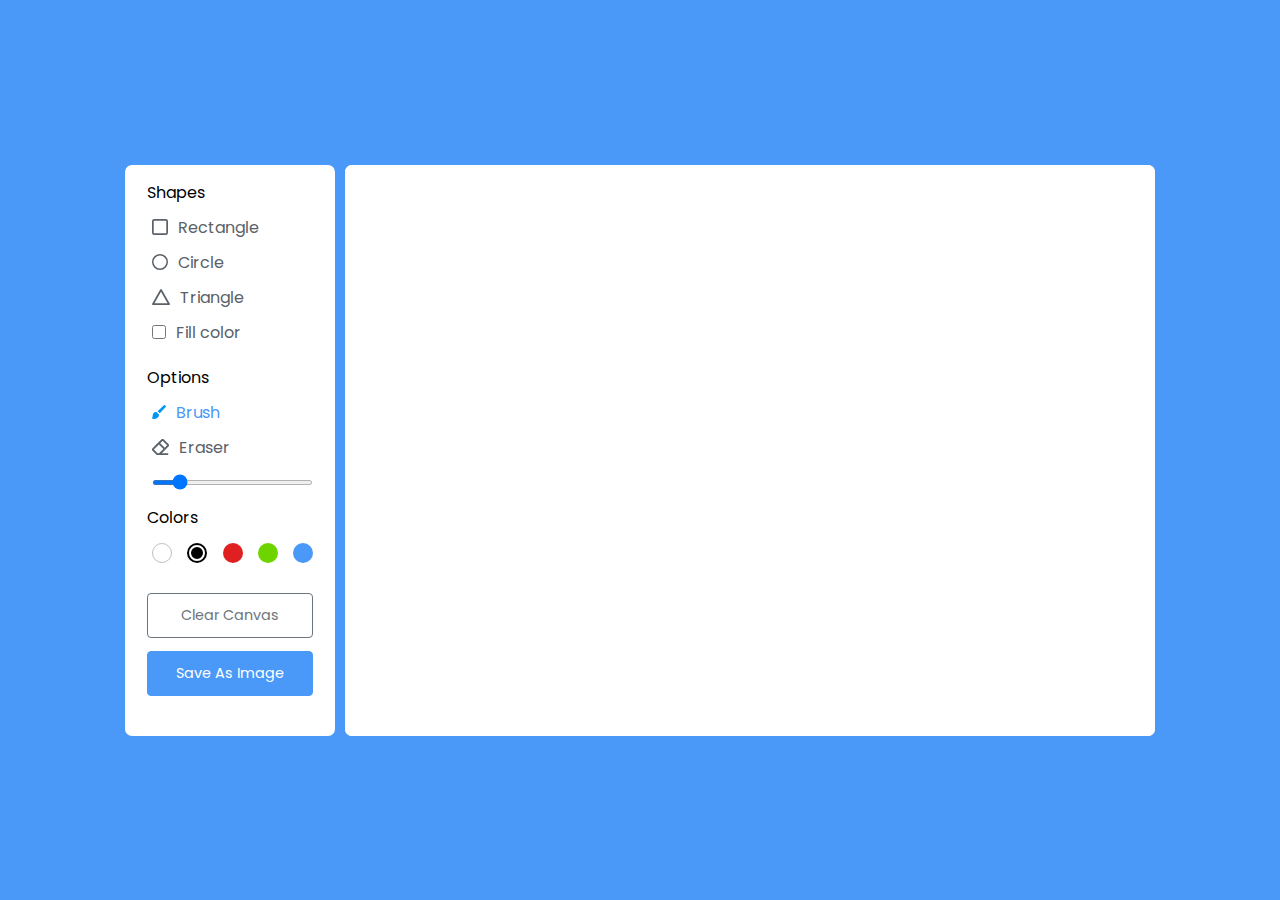
<file: draw.html>
<!DOCTYPE html>
<html lang="en" dir="ltr">
  <head>
    <meta charset="utf-8">
    <title>Drawing App JavaScript | CodingNepal</title>
    <link rel="stylesheet" href="draw.css">
    <meta name="viewport" content="width=device-width, initial-scale=1.0">
    <script src="draw.js" defer></script>
  </head>
  <body>
    <div class="container">
      <section class="tools-board">
        <div class="row">
          <label class="title">Shapes</label>
          <ul class="options">
            <li class="option tool" id="rectangle">
              <img src="draw/rectangle.svg" alt="">
              <span>Rectangle</span>
            </li>
            <li class="option tool" id="circle">
              <img src="draw/circle.svg" alt="">
              <span>Circle</span>
            </li>
            <li class="option tool" id="triangle">
              <img src="draw/triangle.svg" alt="">
              <span>Triangle</span>
            </li>
            <li class="option">
              <input type="checkbox" id="fill-color">
              <label for="fill-color">Fill color</label>
            </li>
          </ul>
        </div>
        <div class="row">
          <label class="title">Options</label>
          <ul class="options">
            <li class="option active tool" id="brush">
              <img src="draw/brush.svg" alt="">
              <span>Brush</span>
            </li>
            <li class="option tool" id="eraser">
              <img src="draw/eraser.svg" alt="">
              <span>Eraser</span>
            </li>
            <li class="option">
              <input type="range" id="size-slider" min="1" max="30" value="5">
            </li>
          </ul>
        </div>
        <div class="row colors">
          <label class="title">Colors</label>
          <ul class="options">
            <li class="option"></li>
            <li class="option selected"></li>
            <li class="option"></li>
            <li class="option"></li>
            <li class="option">
              <input type="color" id="color-picker" value="#4A98F7">
            </li>
          </ul>
        </div>
        <div class="row buttons">
          <button class="clear-canvas">Clear Canvas</button>
          <button class="save-img">Save As Image</button>
        </div>
      </section>
      <section class="drawing-board">
        <canvas></canvas>
      </section>
    </div>
    
  </body>
</html>
</file>
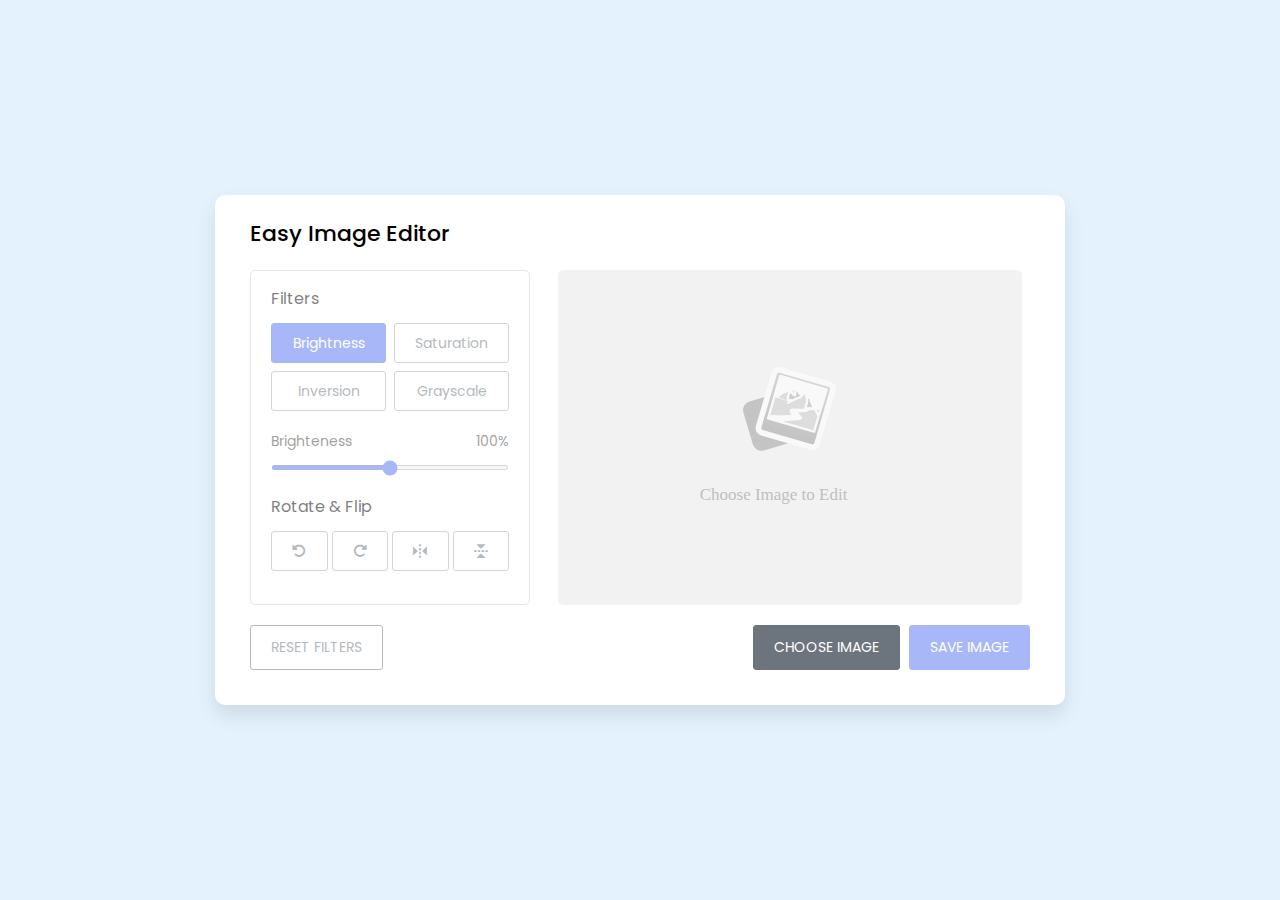
<file: edit.html>
<!DOCTYPE html>
<html lang="en" dir="ltr">
  <head>
    <meta charset="utf-8">
    <title>Image Editor JavaScript | CodingNepal</title>
    <link rel="stylesheet" href="edit.css">
    <meta name="viewport" content="width=device-width, initial-scale=1.0">
    <link rel="stylesheet" href="https://unpkg.com/boxicons@2.1.2/css/boxicons.min.css">
    <link rel="stylesheet" href="https://cdnjs.cloudflare.com/ajax/libs/font-awesome/6.1.1/css/all.min.css"/>
  </head>
  <body>
    <div class="container disable">
        <h2>Easy Image Editor</h2>
        <div class="wrapper">
            <div class="editor-panel">
                <div class="filter">
                    <label class="title">Filters</label>
                    <div class="options">
                        <button id="brightness" class="active">Brightness</button>
                        <button id="saturation">Saturation</button>
                        <button id="inversion">Inversion</button>
                        <button id="grayscale">Grayscale</button>
                    </div>
                    <div class="slider">
                        <div class="filter-info">
                            <p class="name">Brighteness</p>
                            <p class="value">100%</p>
                        </div>
                        <input type="range" value="100" min="0" max="200">
                    </div>
                </div>
                <div class="rotate">
                    <label class="title">Rotate & Flip</label>
                    <div class="options">
                        <button id="left"><i class="fa-solid fa-rotate-left"></i></button>
                        <button id="right"><i class="fa-solid fa-rotate-right"></i></button>
                        <button id="horizontal"><i class='bx bx-reflect-vertical'></i></button>
                        <button id="vertical"><i class='bx bx-reflect-horizontal' ></i></button>
                    </div>
                </div>
            </div>
            <div class="preview-img">
                <img src="image-placeholder.svg" alt="preview-img">
            </div>
        </div>
        <div class="controls">
            <button class="reset-filter">Reset Filters</button>
            <div class="row">
                <input type="file" class="file-input" accept="image/*" hidden>
                <button class="choose-img">Choose Image</button>
                <button class="save-img">Save Image</button>
            </div>
        </div>
    </div>

    <script src="edit.js"></script>
    
  </body>
</html>
</file>
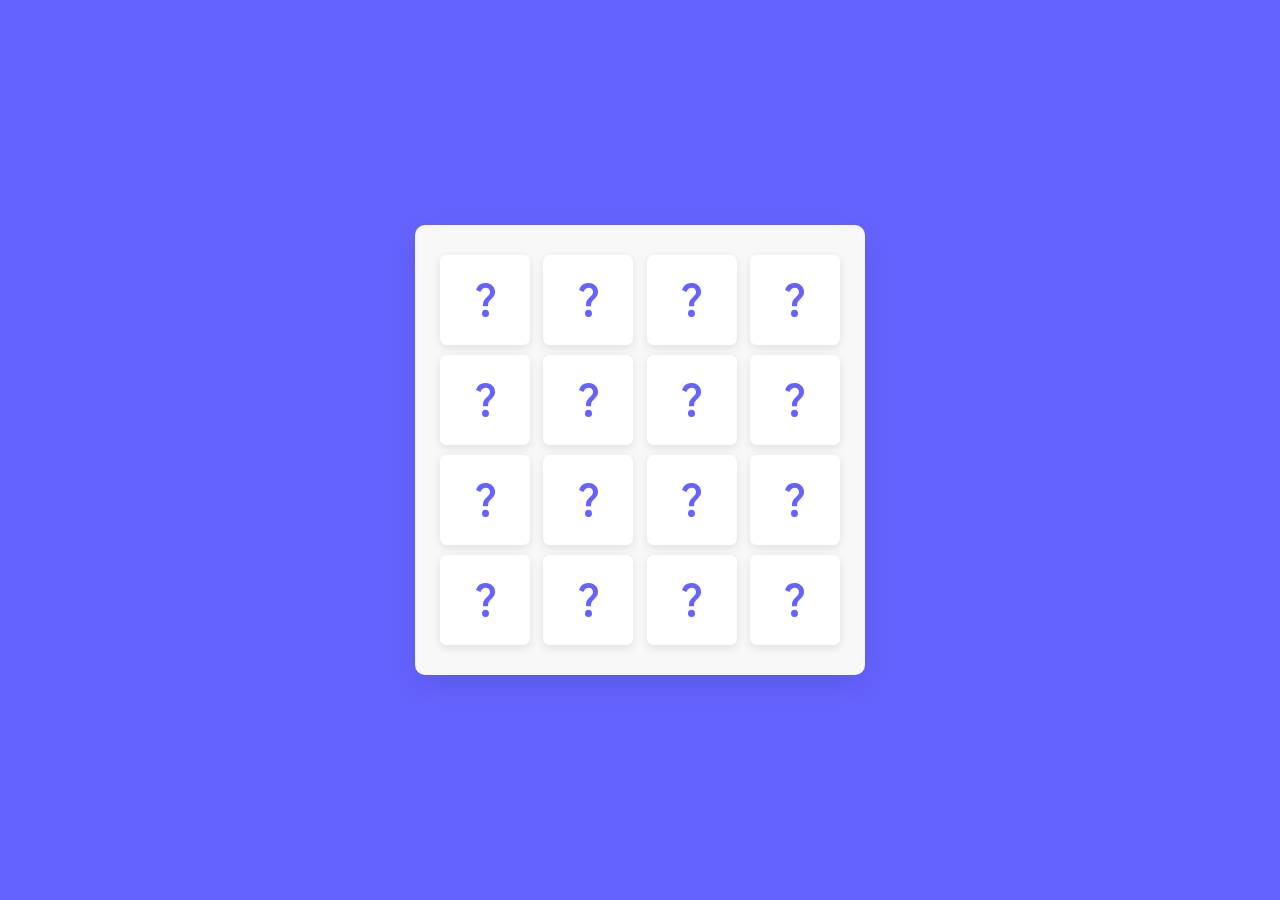
<file: game.html>
<!DOCTYPE html>
<html lang="en" dir="ltr">
  <head>
    <meta charset="utf-8">  
    <title>Memory Card Game | CodingNepal</title>
    <link rel="stylesheet" href="game.css">
    <meta name="viewport" content="width=device-width, initial-scale=1.0">
  </head>
  <body>
    <div class="wrapper">
      <ul class="cards">
        <li class="card">
          <div class="view front-view">
            <img src="images/que_icon.svg" alt="icon">
          </div>
          <div class="view back-view">
            <img src="images/ahri.jpg" alt="Ahri">
          </div>
        </li>
        <li class="card">
          <div class="view front-view">
            <img src="images/que_icon.svg" alt="icon">
          </div>
          <div class="view back-view">
            <img src="images/sylas.jpg" alt="Sylas">
          </div>
        </li>
        <li class="card">
          <div class="view front-view">
            <img src="images/que_icon.svg" alt="icon">
          </div>
          <div class="view back-view">
            <img src="images/caitlyn.jpg" alt="Caitlyn">
          </div>
        </li>
        <li class="card">
          <div class="view front-view">
            <img src="images/que_icon.svg" alt="icon">
          </div>
          <div class="view back-view">
            <img src="images/akali.jpg" alt="Akali">
          </div>
        </li>
        <li class="card">
          <div class="view front-view">
            <img src="images/que_icon.svg" alt="icon">
          </div>
          <div class="view back-view">
            <img src="images/ahri.jpg" alt="Ahri">
          </div>
        </li>
        <li class="card">
          <div class="view front-view">
            <img src="images/que_icon.svg" alt="icon">
          </div>
          <div class="view back-view">
            <img src="images/lee-sin.jpg" alt="Lee-sin">
          </div>
        </li>
        <li class="card">
          <div class="view front-view">
            <img src="images/que_icon.svg" alt="icon">
          </div>
          <div class="view back-view">
            <img src="images/akali.jpg" alt="Akali">
          </div>
        </li>
        <li class="card">
          <div class="view front-view">
            <img src="images/que_icon.svg" alt="icon">
          </div>
          <div class="view back-view">
            <img src="images/sylas.jpg" alt="Sylas">
          </div>
        </li>
        <li class="card">
          <div class="view front-view">
            <img src="images/que_icon.svg" alt="icon">
          </div>
          <div class="view back-view">
            <img src="images/caitlyn.jpg" alt="Caitlyn">
          </div>
        </li>
        <li class="card">
          <div class="view front-view">
            <img src="images/que_icon.svg" alt="icon">
          </div>
          <div class="view back-view">
            <img src="images/fiora.jpg" alt="Fiora">
          </div>
        </li>
        <li class="card">
          <div class="view front-view">
            <img src="images/que_icon.svg" alt="icon">
          </div>
          <div class="view back-view">
            <img src="images/lee-sin.jpg" alt="Lee-sin">
          </div>
        </li>
        <li class="card">
          <div class="view front-view">
            <img src="images/que_icon.svg" alt="icon">
          </div>
          <div class="view back-view">
            <img src="images/fiora.jpg" alt="Fiora">
          </div>
        </li>
        <li class="card">
          <div class="view front-view">
            <img src="images/que_icon.svg" alt="icon">
          </div>
          <div class="view back-view">
            <img src="images/fiora.jpg" alt="Fiora">
          </div>
        </li>
        <li class="card">
          <div class="view front-view">
            <img src="images/que_icon.svg" alt="icon">
          </div>
          <div class="view back-view">
            <img src="images/fiora.jpg" alt="Fiora">
          </div>
        </li>
        <li class="card">
          <div class="view front-view">
            <img src="images/que_icon.svg" alt="icon">
          </div>
          <div class="view back-view">
            <img src="images/fiora.jpg" alt="Fiora">
          </div>
        </li>
        <li class="card">
          <div class="view front-view">
            <img src="images/que_icon.svg" alt="icon">
          </div>
          <div class="view back-view">
            <img src="images/fiora.jpg" alt="Fiora">
          </div>
        </li>
      </ul>
    </div>

    <script src="game.js"></script>

  </body>
</html>
</file>
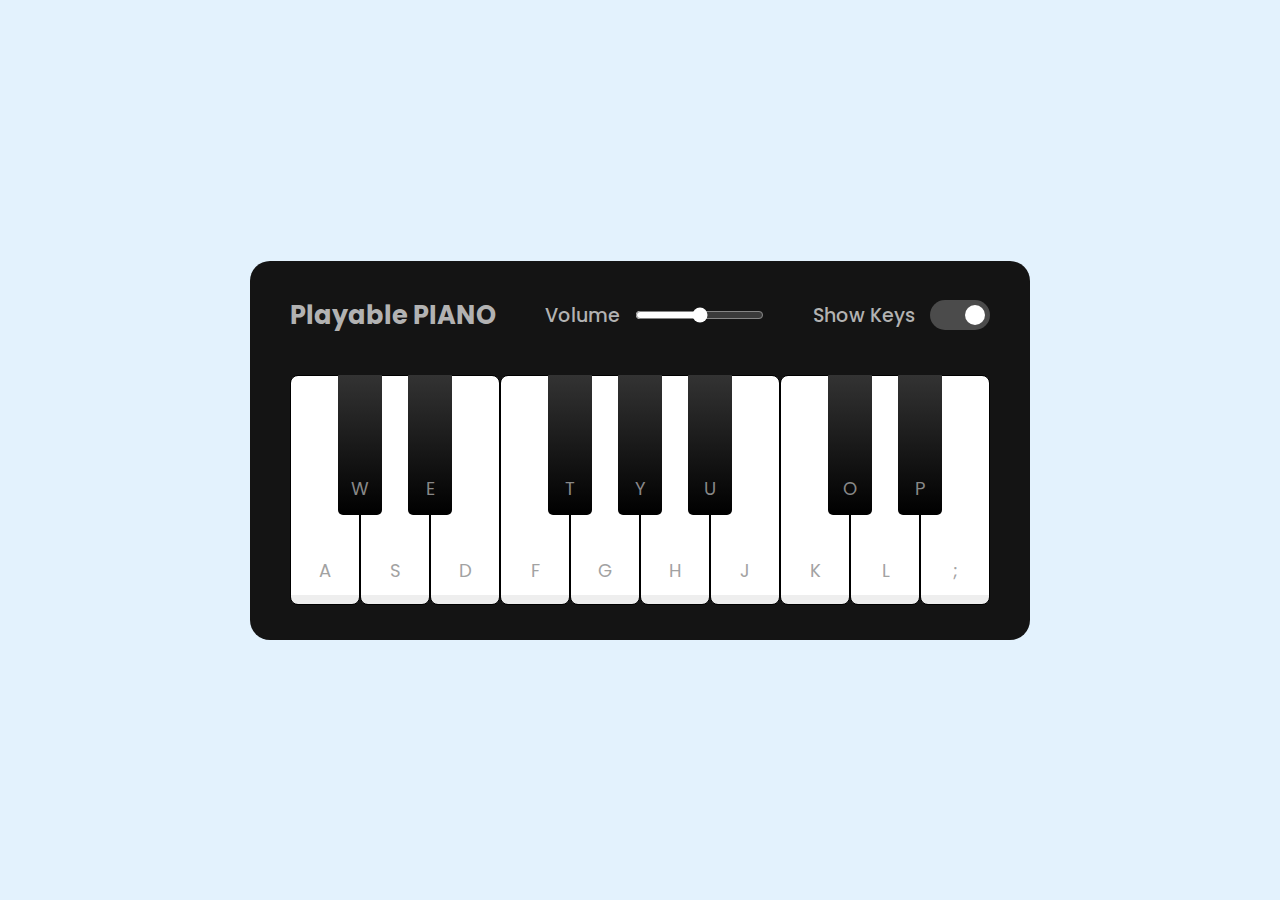
<file: piano.html>
<!DOCTYPE html>
<html lang="en" dir="ltr">
  <head>
    <meta charset="utf-8">
    <title>Playable Piano JavaScript | CodingNepal</title>
    <link rel="stylesheet" href="piano.css">
    <meta name="viewport" content="width=device-width, initial-scale=1.0">
    <script src="piano.js" defer></script>
  </head>
  <body>
    <div class="wrapper">
      <header>
        <h2>Playable PIANO</h2>
        <div class="column volume-slider">
          <span>Volume</span><input type="range" min="0" max="1" value="0.5" step="any">
        </div>
        <div class="column keys-checkbox">
          <span>Show Keys</span><input type="checkbox" checked>
        </div>
      </header>
      <ul class="piano-keys">
        <li class="key white" data-key="a"><span>a</span></li>
        <li class="key black" data-key="w"><span>w</span></li>
        <li class="key white" data-key="s"><span>s</span></li>
        <li class="key black" data-key="e"><span>e</span></li>
        <li class="key white" data-key="d"><span>d</span></li>
        <li class="key white" data-key="f"><span>f</span></li>
        <li class="key black" data-key="t"><span>t</span></li>
        <li class="key white" data-key="g"><span>g</span></li>
        <li class="key black" data-key="y"><span>y</span></li>
        <li class="key white" data-key="h"><span>h</span></li>
        <li class="key black" data-key="u"><span>u</span></li>
        <li class="key white" data-key="j"><span>j</span></li>
        <li class="key white" data-key="k"><span>k</span></li>
        <li class="key black" data-key="o"><span>o</span></li>
        <li class="key white" data-key="l"><span>l</span></li>
        <li class="key black" data-key="p"><span>p</span></li>
        <li class="key white" data-key=";"><span>;</span></li>
      </ul>
    </div>

  </body>
</html>
</file>
<file: draw.css>
/* Import Google font - Poppins */
@import url('https://fonts.googleapis.com/css2?family=Poppins:wght@400;500;600&display=swap');
*{
  margin: 0;
  padding: 0;
  box-sizing: border-box;
  font-family: 'Poppins', sans-serif;
}
body{
  display: flex;
  align-items: center;
  justify-content: center;
  min-height: 100vh;
  background: #4A98F7;
}
.container{
  display: flex;
  width: 100%;
  gap: 10px;
  padding: 10px;
  max-width: 1050px;
}
section{
  background: #fff;
  border-radius: 7px;
}
.tools-board{
  width: 210px;
  padding: 15px 22px 0;
}
.tools-board .row{
  margin-bottom: 20px;
}
.row .options{
  list-style: none;
  margin: 10px 0 0 5px;
}
.row .options .option{
  display: flex;
  cursor: pointer;
  align-items: center;
  margin-bottom: 10px;
}
.option:is(:hover, .active) img{
  filter: invert(17%) sepia(90%) saturate(3000%) hue-rotate(900deg) brightness(100%) contrast(100%);
}
.option :where(span, label){
  color: #5A6168;
  cursor: pointer;
  padding-left: 10px;
}
.option:is(:hover, .active) :where(span, label){
  color: #4A98F7;
}
.option #fill-color{
  cursor: pointer;
  height: 14px;
  width: 14px;
}
#fill-color:checked ~ label{
  color: #4A98F7;
}
.option #size-slider{
  width: 100%;
  height: 5px;
  margin-top: 10px;
}
.colors .options{
  display: flex;
  justify-content: space-between;
}
.colors .option{
  height: 20px;
  width: 20px;
  border-radius: 50%;
  margin-top: 3px;
  position: relative;
}
.colors .option:nth-child(1){
  background-color: #fff;
  border: 1px solid #bfbfbf;
}
.colors .option:nth-child(2){
  background-color: #000;
}
.colors .option:nth-child(3){
  background-color: #E02020;
}
.colors .option:nth-child(4){
  background-color: #6DD400;
}
.colors .option:nth-child(5){
  background-color: #4A98F7;
}
.colors .option.selected::before{
  position: absolute;
  content: "";
  top: 50%;
  left: 50%;
  height: 12px;
  width: 12px;
  background: inherit;
  border-radius: inherit;
  border: 2px solid #fff;
  transform: translate(-50%, -50%);
}
.colors .option:first-child.selected::before{
  border-color: #ccc;
}
.option #color-picker{
  opacity: 0;
  cursor: pointer;
}
.buttons button{
  width: 100%;
  color: #fff;
  border: none;
  outline: none;
  padding: 11px 0;
  font-size: 0.9rem;
  margin-bottom: 13px;
  background: none;
  border-radius: 4px;
  cursor: pointer;
}
.buttons .clear-canvas{
  color: #6C757D;
  border: 1px solid #6C757D;
  transition: all 0.3s ease;
}
.clear-canvas:hover{
  color: #fff;
  background: #6C757D;
}
.buttons .save-img{
  background: #4A98F7;
  border: 1px solid #4A98F7;
}
.drawing-board{
  flex: 1;
  overflow: hidden;
}
.drawing-board canvas{
  width: 100%;
  height: 100%;
}
</file>
<file: edit.css>
/* Import Google font - Poppins */
@import url('https://fonts.googleapis.com/css2?family=Poppins:wght@400;500;600&display=swap');
*{
  margin: 0;
  padding: 0;
  box-sizing: border-box;
  font-family: 'Poppins', sans-serif;
}
body{
  display: flex;
  padding: 10px;
  min-height: 100vh;
  align-items: center;
  justify-content: center;
  background: #E3F2FD;
}
.container{
  width: 850px;
  padding: 30px 35px 35px;
  background: #fff;
  border-radius: 10px;
  box-shadow: 0 10px 20px rgba(0,0,0,0.1);
}
.container.disable .editor-panel,
.container.disable .controls .reset-filter,
.container.disable .controls .save-img{
  opacity: 0.5;
  pointer-events: none;
}
.container h2{
  margin-top: -8px;
  font-size: 22px;
  font-weight: 500;
}
.container .wrapper{
  display: flex;
  margin: 20px 0;
  min-height: 335px;
}
.wrapper .editor-panel{
  padding: 15px 20px;
  width: 280px;
  border-radius: 5px;
  border: 1px solid #ccc;
}
.editor-panel .title{
  display: block;
  font-size: 16px;
  margin-bottom: 12px;
}
.editor-panel .options, .controls{
  display: flex;
  flex-wrap: wrap;
  justify-content: space-between;
}
.editor-panel button{
  outline: none;
  height: 40px;
  font-size: 14px;
  color: #6C757D;
  background: #fff;
  border-radius: 3px;
  margin-bottom: 8px;
  border: 1px solid #aaa;
}
.editor-panel .filter button{
  width: calc(100% / 2 - 4px);
}
.editor-panel button:hover{
  background: #f5f5f5;
}
.filter button.active{
  color: #fff;
  border-color: #5372F0;
  background: #5372F0;
}
.filter .slider{
  margin-top: 12px;
}
.filter .slider .filter-info{
  display: flex;
  color: #464646;
  font-size: 14px;
  justify-content: space-between;
}
.filter .slider input{
  width: 100%;
  height: 5px;
  accent-color: #5372F0;
}
.editor-panel .rotate{
  margin-top: 17px;
}
.editor-panel .rotate button{
  display: flex;
  align-items: center;
  justify-content: center;
  width: calc(100% / 4 - 3px);
}
.rotate .options button:nth-child(3),
.rotate .options button:nth-child(4){
  font-size: 18px;
}
.rotate .options button:active{
  color: #fff;
  background: #5372F0;
  border-color: #5372F0;
}
.wrapper .preview-img{
  flex-grow: 1;
  display: flex;
  overflow: hidden;
  margin-left: 20px;
  border-radius: 5px;
  align-items: center;
  justify-content: center;
}
.preview-img img{
  max-width: 490px;
  max-height: 335px;
  width: 100%;
  height: 100%;
  object-fit: contain;
}
.controls button{
  padding: 11px 20px;
  font-size: 14px;
  border-radius: 3px;
  outline: none;
  color: #fff;
  cursor: pointer;
  background: none;
  transition: all 0.3s ease;
  text-transform: uppercase;
}
.controls .reset-filter{
  color: #6C757D;
  border: 1px solid #6C757D;
}
.controls .reset-filter:hover{
  color: #fff;
  background: #6C757D;
}
.controls .choose-img{
  background: #6C757D;
  border: 1px solid #6C757D;
}
.controls .save-img{
  margin-left: 5px;
  background: #5372F0;
  border: 1px solid #5372F0;
}

@media screen and (max-width: 760px) {
  .container{
    padding: 25px;
  }
  .container .wrapper{
    flex-wrap: wrap-reverse;
  }
  .wrapper .editor-panel{
    width: 100%;
  }
  .wrapper .preview-img{
    width: 100%;
    margin: 0 0 15px;
  }
}

@media screen and (max-width: 500px) {
  .controls button{
    width: 100%;
    margin-bottom: 10px;
  }
  .controls .row{
    width: 100%;
  }
  .controls .row .save-img{
    margin-left: 0px;
  }
}
</file>
<file: game.css>
/* Import Google Font - Poppins */
@import url('https://fonts.googleapis.com/css2?family=Poppins:wght@400;500;600;700&display=swap');
*{
  margin: 0;
  padding: 0;
  box-sizing: border-box;
  font-family: 'Poppins', sans-serif;
}
body{
  display: flex;
  align-items: center;
  justify-content: center;
  min-height: 100vh;
  background: #6563FF;
}
.wrapper{
  padding: 25px;
  border-radius: 10px;
  background: #F8F8F8;
  box-shadow: 0 10px 30px rgba(0,0,0,0.1);
}
.cards, .card, .view{
  display: flex;
  align-items: center;
  justify-content: center;
}
.cards{
  height: 400px;
  width: 400px;
  flex-wrap: wrap;
  justify-content: space-between;
}
.cards .card{
  cursor: pointer;
  list-style: none;
  user-select: none;
  position: relative;
  perspective: 1000px;
  transform-style: preserve-3d;
  height: calc(100% / 4 - 10px);
  width: calc(100% / 4 - 10px);
}
.card.shake{
  animation: shake 0.35s ease-in-out;
}
@keyframes shake {
  0%, 100%{
    transform: translateX(0);
  }
  20%{
    transform: translateX(-13px);
  }
  40%{
    transform: translateX(13px);
  }
  60%{
    transform: translateX(-8px);
  }
  80%{
    transform: translateX(8px);
  }
}
.card .view{
  width: 100%;
  height: 100%;
  position: absolute;
  border-radius: 7px;
  background: #fff;
  pointer-events: none;
  backface-visibility: hidden;
  box-shadow: 0 3px 10px rgba(0,0,0,0.1);
  transition: transform 0.25s linear;
}
.card .front-view img{
  width: 19px;
}
.card .back-view img{
  max-width: 45px;
}
.card .back-view{
  transform: rotateY(-180deg);
}
.card.flip .back-view{
  transform: rotateY(0);
}
.card.flip .front-view{
  transform: rotateY(180deg);
}

@media screen and (max-width: 700px) {
  .cards{
    height: 350px;
    width: 350px;
  }
  .card .front-view img{
    width: 17px;
  }
  .card .back-view img{
    max-width: 40px;
  }
}

@media screen and (max-width: 530px) {
  .cards{
    height: 300px;
    width: 300px;
  }
  .card .front-view img{
    width: 15px;
  }
  .card .back-view img{
    max-width: 35px;
  }
}
</file>
<file: piano.css>
/* Import Google font - Poppins */
@import url('https://fonts.googleapis.com/css2?family=Poppins:wght@400;500;600&display=swap');
* {
  margin: 0;
  padding: 0;
  box-sizing: border-box;
  font-family: 'Poppins', sans-serif;
}
body {
  display: flex;
  align-items: center;
  justify-content: center;
  min-height: 100vh;
  background: #E3F2FD;
}
.wrapper {
  padding: 35px 40px;
  border-radius: 20px;
  background: #141414;
}
.wrapper header {
  display: flex;
  color: #B2B2B2;
  align-items: center;
  justify-content: space-between;
}
header h2 {
  font-size: 1.6rem;
}
header .column {
  display: flex;
  align-items: center;
}
header span {
  font-weight: 500;
  margin-right: 15px;
  font-size: 1.19rem;
}
header input {
  outline: none;
  border-radius: 30px;
}
.volume-slider input {
  accent-color: #fff;
}
.keys-checkbox input {
  height: 30px;
  width: 60px;
  cursor: pointer;
  appearance: none;
  position: relative;
  background: #4B4B4B
}
.keys-checkbox input::before {
  content: "";
  position: absolute;
  top: 50%;
  left: 5px;
  width: 20px;
  height: 20px;
  border-radius: 50%;
  background: #8c8c8c;
  transform: translateY(-50%);
  transition: all 0.3s ease;
}
.keys-checkbox input:checked::before {
  left: 35px;
  background: #fff;
}
.piano-keys {
  display: flex;
  list-style: none;
  margin-top: 40px;
}
.piano-keys .key {
  cursor: pointer;
  user-select: none;
  position: relative;
  text-transform: uppercase;
}
.piano-keys .black {
  z-index: 2;
  width: 44px;
  height: 140px;
  margin: 0 -22px 0 -22px;
  border-radius: 0 0 5px 5px;
  background: linear-gradient(#333, #000);
}
.piano-keys .black.active {
  box-shadow: inset -5px -10px 10px rgba(255,255,255,0.1);
  background:linear-gradient(to bottom, #000, #434343);
}
.piano-keys .white {
  height: 230px;
  width: 70px;
  border-radius: 8px;
  border: 1px solid #000;
  background: linear-gradient(#fff 96%, #eee 4%);
}
.piano-keys .white.active {
  box-shadow: inset -5px 5px 20px rgba(0,0,0,0.2);
  background:linear-gradient(to bottom, #fff 0%, #eee 100%);
}
.piano-keys .key span {
  position: absolute;
  bottom: 20px;
  width: 100%;
  color: #A2A2A2;
  font-size: 1.13rem;
  text-align: center;
}
.piano-keys .key.hide span {
  display: none;
}
.piano-keys .black span {
  bottom: 13px;
  color: #888888;
}

@media screen and (max-width: 815px) {
  .wrapper {
    padding: 25px;
  }
  header {
    flex-direction: column;
  }
  header :where(h2, .column) {
    margin-bottom: 13px;
  }
  .volume-slider input {
    max-width: 100px;
  }
  .piano-keys {
    margin-top: 20px;
  }
  .piano-keys .key:where(:nth-child(9), :nth-child(10)) {
    display: none;
  }
  .piano-keys .black {
    height: 100px;
    width: 40px;
    margin: 0 -20px 0 -20px;
  }
  .piano-keys .white {
    height: 180px;
    width: 60px;
  }
}

@media screen and (max-width: 615px) {
  .piano-keys .key:nth-child(13),
  .piano-keys .key:nth-child(14),
  .piano-keys .key:nth-child(15),
  .piano-keys .key:nth-child(16),
  .piano-keys .key :nth-child(17) {
    display: none;
  }
  .piano-keys .white {
    width: 50px;
  }
}
</file>
